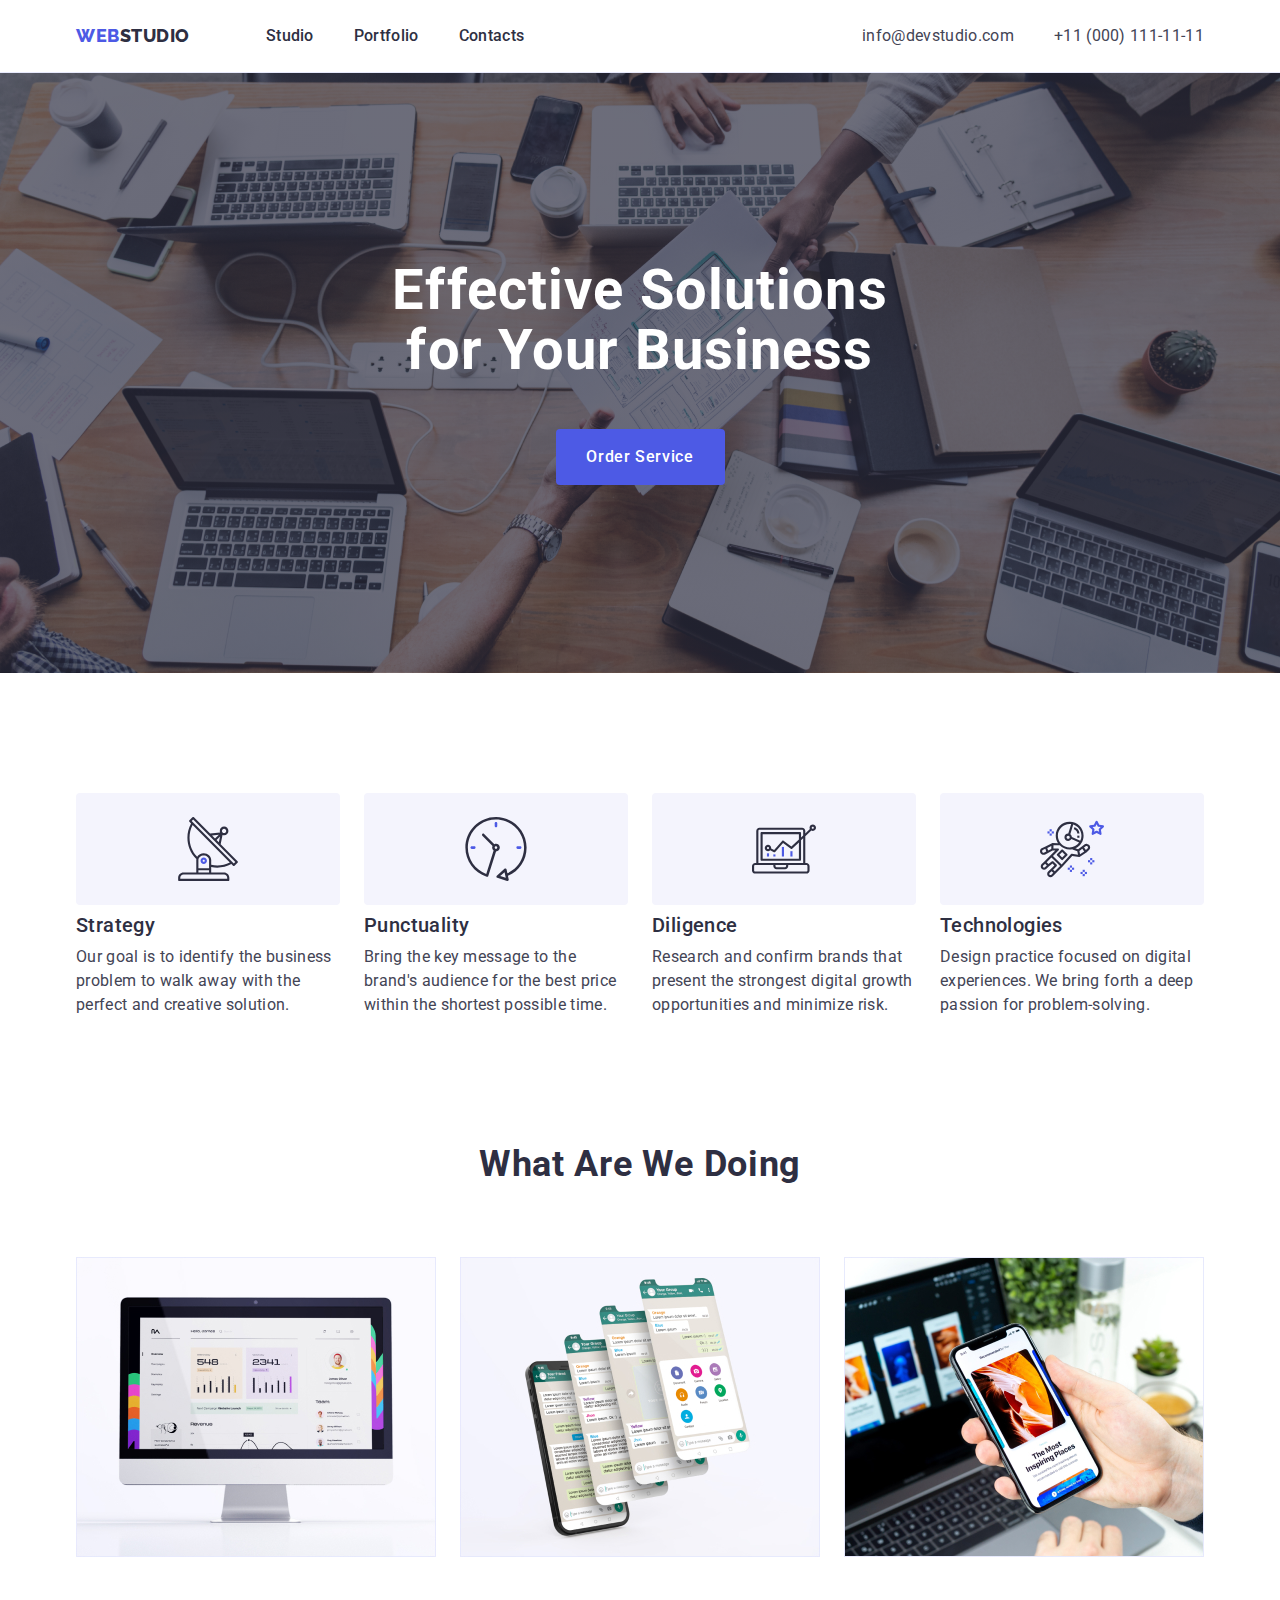
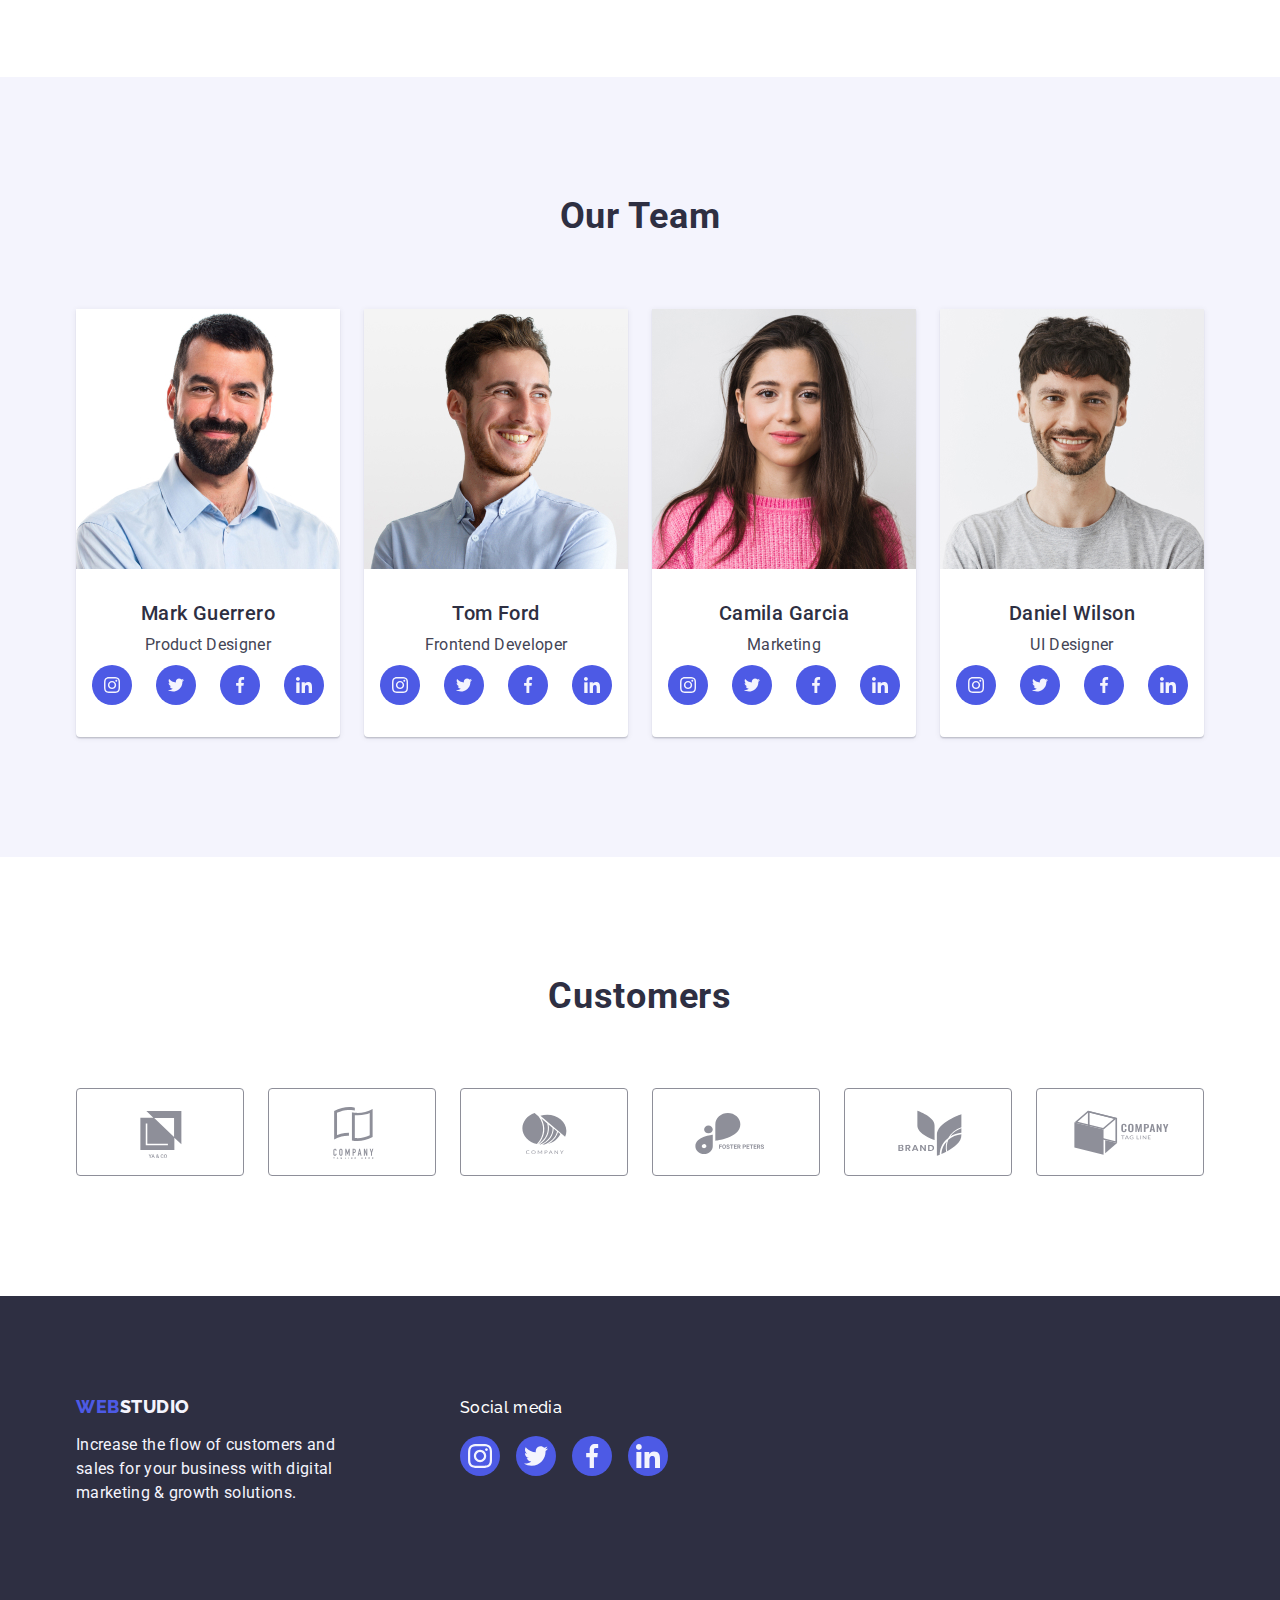
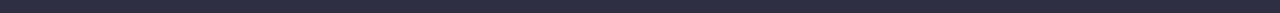
<file: index.html>
<!DOCTYPE html>
<html lang="en">

<head>
    <meta charset="UTF-8">
    <meta http-equiv="X-UA-Compatible" content="IE=edge">
    <meta name="viewport" content="width=device-width, initial-scale=1.0">
    <title>WebStudio</title>
    <link rel="preconnect" href="https://fonts.googleapis.com">
    <link rel="preconnect" href="https://fonts.gstatic.com" crossorigin>
    <link href="https://fonts.googleapis.com/css2?family=Raleway:wght@800&family=Roboto:wght@400;500;700&display=swap"
        rel="stylesheet">
    <link rel="stylesheet"
        href="https://cdnjs.cloudflare.com/ajax/libs/modern-normalize/1.1.0/modern-normalize.min.css">
    <link rel="stylesheet" href="./css/styles.css">

</head>

<body>

    <!-- header -->
    <header class="page-header">
        <div class="container page-header-container">
            <nav class="page-navigation ">
                <a href="./index.html" class="logo list link">Web<span class="logo-color">Studio</span></a>

                <ul class="menu list">
                    <li class="menu-item">
                        <a class="menu-link link" href="./index.html">Studio</a>
                    </li>
                    <li class="menu-item">
                        <a class="menu-link link" href="./portfolio.html">Portfolio</a>
                    </li>
                    <li class="menu-item">
                        <a class="menu-link link" href="">Contacts</a>
                    </li>
                </ul>
            </nav>
            <address class="adress-menu">
                <ul class="adress list ">
                    <li class="adress-list-item list">
                        <a class="contact-email-tel link" href="mailto:info@devstudio.com">info@devstudio.com </a>
                    </li>
                    <!-- добавить list -->
                    <li class="adress-list-item list">
                        <a class="contact-email-tel link" href="tel:+110001111111">+11 (000) 111-11-11</a>
                    </li>
                </ul>
            </address>
        </div>

    </header>

    <!-- primary banner -->
    <main>

        <section class="class-title ">
            <div class="container container-main-title">
                <h1 class="main-title">Effective Solutions for Your Business</h1>
                <button class="modal-open-btn" type="button">Order Service</button>
            </div>
        </section>




        <!-- section-skills -->


        <section class="section-skills ">
            <div class="container">
                <h2 hidden class="subtitle">skills</h2>
                <ul class="skills list">
                    <li class="skills-list">
                        <div class="skills-icons">
                            <svg class="skills-item-icon" aria-label="іконка інстаграму" width="64" height="64">
                                <use href="./images/icons.svg#icon-antena"> </use>
                            </svg>
                        </div>
                        <h3 class="title title-skills-team">Strategy</h3>
                        <p class="section-description">Our goal is to identify the business
                            problem to walk away with the perfect and creative solution.
                        </p>
                    </li>
                    <li class="skills-list">
                        <div class="skills-icons">
                            <svg class="skills-item-icon" aria-label="іконка інстаграму" width="64" height="64">
                                <use href="./images/icons.svg#icon-clock"> </use>
                            </svg>
                        </div>
                        <h3 class="title title-skills-team">Punctuality</h3>
                        <p class="section-description">Bring the key message to the brand's audience for the best price
                            within the shortest possible
                            time.
                        </p>
                    </li>
                    <li class="skills-list">
                        <div class="skills-icons">
                            <svg class="skills-item-icon" aria-label="іконка інстаграму" width="64" height="64">
                                <use href="./images/icons.svg#icon-diagram"> </use>
                            </svg>
                        </div>
                        <h3 class="title title-skills-team">Diligence</h3>
                        <p class="section-description">Research and confirm brands that present the strongest digital
                            growth
                            opportunities and minimize
                            risk.
                        </p>
                    </li>
                    <li class="skills-list">
                        <div class="skills-icons">
                            <svg class="skills-item-icon" aria-label="іконка інстаграму" width="64" height="64">
                                <use href="./images/icons.svg#icon-astronaut"> </use>
                            </svg>
                        </div>
                        <h3 class="title title-skills-team">Technologies</h3>
                        <p class="section-description">Design practice focused on digital experiences. We bring forth a
                            deep
                            passion for
                            problem-solving.
                        </p>
                    </li>
                </ul>
            </div>


        </section>



        <!-- our work-->

        <section class="section-work">
            <div class="container">
                <h2 class="subtitle subtitle-work-team">What are we doing</h2>
                <ul class="work list">
                    <li class="work-list">
                        <img class="work-item" src="./images/what-are-we-doing/rectangle71-2.jpg" width="360"
                            height="300" alt="tablet">
                    </li>
                    <li class="work-list">
                        <img class="work-item" src="./images/what-are-we-doing/rectangle71-1.jpg" width="360"
                            height="300" alt="mobile">
                    </li>
                    <li class="work-list">
                        <img class="work-item" src="./images/what-are-we-doing/rectangle71.jpg" width="360" height="300"
                            alt="laptop">
                    </li>
                </ul>
            </div>

        </section>

        <!-- our team -->

        <section class="section-team">
            <div class="container">
                <h2 class="subtitle subtitle-work-team">Our Team</h2>
                <ul class="team list">
                    <li class="team-list">


                        <img class="team-item" src="./images/team/mark-guerrero.jpg" width="264" height="260"
                            alt="Mark Guerrero">
                        <div class="team-info">
                            <h3 class="title team-description title-skills-team">Mark Guerrero</h3>
                            <p class="section-description team-description">Product Designer</p>
                            <ul class="team-info-icons list">
                                <li class="team-info-sociallinks-icon">
                                    <a href="" class="teamlinks-link">
                                        <svg class="teamlinks-icon" width="16" height="16" aria-label="instagram icon">
                                            <use href="./images/icons.svg#icon-instagram">
                                            </use>
                                        </svg>
                                    </a>
                                </li>
                                <li class="team-info-sociallinks-icon"><a href="" class="teamlinks-link">
                                        <svg class="teamlinks-icon" width="16" height="16" aria-label="instagram icon">
                                            <use href="./images/icons.svg#icon-twitter">
                                            </use>
                                        </svg>
                                    </a></li>
                                <li class="team-info-sociallinks-icon"><a href="" class="teamlinks-link">
                                        <svg class="teamlinks-icon" width="16" height="16" aria-label="instagram icon">
                                            <use href="./images/icons.svg#icon-facebook">
                                            </use>
                                        </svg>
                                    </a></li>
                                <li class="team-info-sociallinks-icon"><a href="" class="teamlinks-link">
                                        <svg class="teamlinks-icon" width="16" height="16" aria-label="instagram icon">
                                            <use href="./images/icons.svg#icon-linkedin">
                                            </use>
                                        </svg>
                                    </a></li>
                            </ul>
                        </div>

                    </li>
                    <li class="team-list">

                        <img class="team-item" src="./images/team/tom-ford.jpg" width="264" height="260" alt="Tom Ford">

                        <div class="team-info">
                            <h3 class="title team-description title-skills-team">Tom Ford</h3>
                            <p class="section-description team-description">Frontend Developer</p>
                            <ul class="team-info-icons list">
                                <li class="team-info-sociallinks-icon">
                                    <a href="" class="teamlinks-link">
                                        <svg class="teamlinks-icon" width="16" height="16" aria-label="instagram icon">
                                            <use href="./images/icons.svg#icon-instagram">
                                            </use>
                                        </svg>
                                    </a>
                                </li>
                                <li class="team-info-sociallinks-icon"><a href="" class="teamlinks-link">
                                        <svg class="teamlinks-icon" width="16" height="16" aria-label="instagram icon">
                                            <use href="./images/icons.svg#icon-twitter">
                                            </use>
                                        </svg>
                                    </a></li>
                                <li class="team-info-sociallinks-icon"><a href="" class="teamlinks-link">
                                        <svg class="teamlinks-icon" width="16" height="16" aria-label="instagram icon">
                                            <use href="./images/icons.svg#icon-facebook">
                                            </use>
                                        </svg>
                                    </a></li>
                                <li class="team-info-sociallinks-icon"><a href="" class="teamlinks-link">
                                        <svg class="teamlinks-icon" width="16" height="16" aria-label="instagram icon">
                                            <use href="./images/icons.svg#icon-linkedin">
                                            </use>
                                        </svg>
                                    </a></li>
                            </ul>
                        </div>
                    </li>
                    <li class="team-list">

                        <img class="team-item" src="./images/team/camila-garcia.jpg" width="264" height="260"
                            alt="Camila Garcia">
                        <div class="team-info">
                            <h3 class="title team-description title-skills-team">Camila Garcia</h3>
                            <p class="section-description team-description">Marketing</p>
                            <ul class="team-info-icons list">
                                <li class="team-info-sociallinks-icon">
                                    <a href="" class="teamlinks-link">
                                        <svg class="teamlinks-icon" width="16" height="16" aria-label="instagram icon">
                                            <use href="./images/icons.svg#icon-instagram">
                                            </use>
                                        </svg>
                                    </a>
                                </li>
                                <li class="team-info-sociallinks-icon"><a href="" class="teamlinks-link">
                                        <svg class="teamlinks-icon" width="16" height="16" aria-label="instagram icon">
                                            <use href="./images/icons.svg#icon-twitter">
                                            </use>
                                        </svg>
                                    </a></li>
                                <li class="team-info-sociallinks-icon"><a href="" class="teamlinks-link">
                                        <svg class="teamlinks-icon" width="16" height="16" aria-label="instagram icon">
                                            <use href="./images/icons.svg#icon-facebook">
                                            </use>
                                        </svg>
                                    </a></li>
                                <li class="team-info-sociallinks-icon"><a href="" class="teamlinks-link">
                                        <svg class="teamlinks-icon" width="16" height="16" aria-label="instagram icon">
                                            <use href="./images/icons.svg#icon-linkedin">
                                            </use>
                                        </svg>
                                    </a></li>
                            </ul>
                        </div>
                    </li>
                    <li class="team-list">

                        <img class="team-item" src="./images/team/daniel-wilson.jpg" width="264" height="260"
                            alt="Daniel Wilson">
                        <div class="team-info">
                            <h3 class="title team-description title-skills-team">Daniel Wilson</h3>
                            <p class="section-description team-description">UI Designer</p>
                            <ul class="team-info-icons list">
                                <li class="team-info-sociallinks-icon">
                                    <a href="" class="teamlinks-link">
                                        <svg class="teamlinks-icon" width="16" height="16" aria-label="instagram icon">
                                            <use href="./images/icons.svg#icon-instagram">
                                            </use>
                                        </svg>
                                    </a>
                                </li>
                                <li class="team-info-sociallinks-icon"><a href="" class="teamlinks-link">
                                        <svg class="teamlinks-icon" width="16" height="16" aria-label="instagram icon">
                                            <use href="./images/icons.svg#icon-twitter">
                                            </use>
                                        </svg>
                                    </a></li>
                                <li class="team-info-sociallinks-icon"><a href="" class="teamlinks-link">
                                        <svg class="teamlinks-icon" width="16" height="16" aria-label="instagram icon">
                                            <use href="./images/icons.svg#icon-facebook">
                                            </use>
                                        </svg>
                                    </a></li>
                                <li class="team-info-sociallinks-icon"><a href="" class="teamlinks-link">
                                        <svg class="teamlinks-icon" width="16" height="16" aria-label="instagram icon">
                                            <use href="./images/icons.svg#icon-linkedin">
                                            </use>
                                        </svg>
                                    </a></li>
                            </ul>
                        </div>
                    </li>
                </ul>
            </div>

        </section>
        <!-- --------CUSTOMERS---------- -->
        <section class="section-customers">
            <div class="container">
                <h2 class="subtitle subtitle-customers">Customers</h2>
                <ul class="customers list">
                    <li class="customers-list">
                        <a href="" class="customers-link">
                            <svg class="customers-icon" width="104" height="56" aria-label="YA&CO">
                                <use href="./images/icons.svg#icon-Logo-yaco">
                                </use>
                            </svg>
                        </a>
                    </li>
                    <li class="customers-list">
                        <a href="" class="customers-link">
                            <svg class="customers-icon" width="104" height="56" aria-label="YA&CO">
                                <use href="./images/icons.svg#icon-Logo-tagline-here">
                                </use>
                            </svg>
                        </a>
                    </li>
                    <li class="customers-list">
                        <a href="" class="customers-link">
                            <svg class="customers-icon" width="104" height="56" aria-label="YA&CO">
                                <use href="./images/icons.svg#icon-Logo-company">
                                </use>
                            </svg>
                        </a>
                    </li>
                    <li class="customers-list">
                        <a href="" class="customers-link">
                            <svg class="customers-icon" width="104" height="56" aria-label="YA&CO">
                                <use href="./images/icons.svg#icon-Logo-foster">
                                </use>
                            </svg>
                        </a>
                    </li>
                    <li class="customers-list">
                        <a href="" class="customers-link">
                            <svg class="customers-icon" width="104" height="56" aria-label="YA&CO">
                                <use href="./images/icons.svg#icon-Logo-brand">
                                </use>
                            </svg>
                        </a>
                    </li>
                    <li class="customers-list">
                        <a href="" class="customers-link">
                            <svg class="customers-icon" width="104" height="56" aria-label="YA&CO">
                                <use href="./images/icons.svg#icon-Logo-tagline">
                                </use>
                            </svg>
                        </a>
                    </li>
                </ul>
            </div>

        </section>


    </main>

    <!-- footer -->
    <footer class="footer">
        <div class="container footer-container ">
            <div class="footer-container-logo ">
                <a href="./index.html" class="logo-footer list link">Web<span
                        class="logo-color-footer">Studio</span></a>
                <p class="section-description footer-text-color">
                    Increase the flow of customers and sales for your business with digital marketing & growth
                    solutions.


                </p>
            </div>
            <div class="footer-social-links">
                <p class="footer-text">Social media</p>
                <ul class="footer-icons list">
                    <li class="footer-icons-links">
                        <a href="" class="footer-social-link">
                            <svg class="social-links-icon" width="24" height="24" aria-label="instagram icon">
                                <use href="./images/icons.svg#icon-instagram">
                                </use>
                            </svg>
                        </a>
                    </li>
                    <li class="footer-icons-links">
                        <a href="" class="footer-social-link">
                            <svg class="social-links-icon" width="24" height="24" aria-label="instagram icon">
                                <use href="./images/icons.svg#icon-twitter">
                                </use>
                            </svg>
                        </a>
                    </li>
                    <li class="footer-icons-links">
                        <a href="" class="footer-social-link">
                            <svg class="social-links-icon" width="24" height="24" aria-label="instagram icon">
                                <use href="./images/icons.svg#icon-facebook">
                                </use>
                            </svg>
                        </a>
                    </li>
                    <li class="footer-icons-links">
                        <a href="" class="footer-social-link">
                            <svg class="social-links-icon" width="24" height="24" aria-label="instagram icon">
                                <use href="./images/icons.svg#icon-linkedin">
                                </use>
                            </svg>
                        </a>
                    </li>
                </ul>
            </div>

        </div>

    </footer>
</body>

</html>
</file>
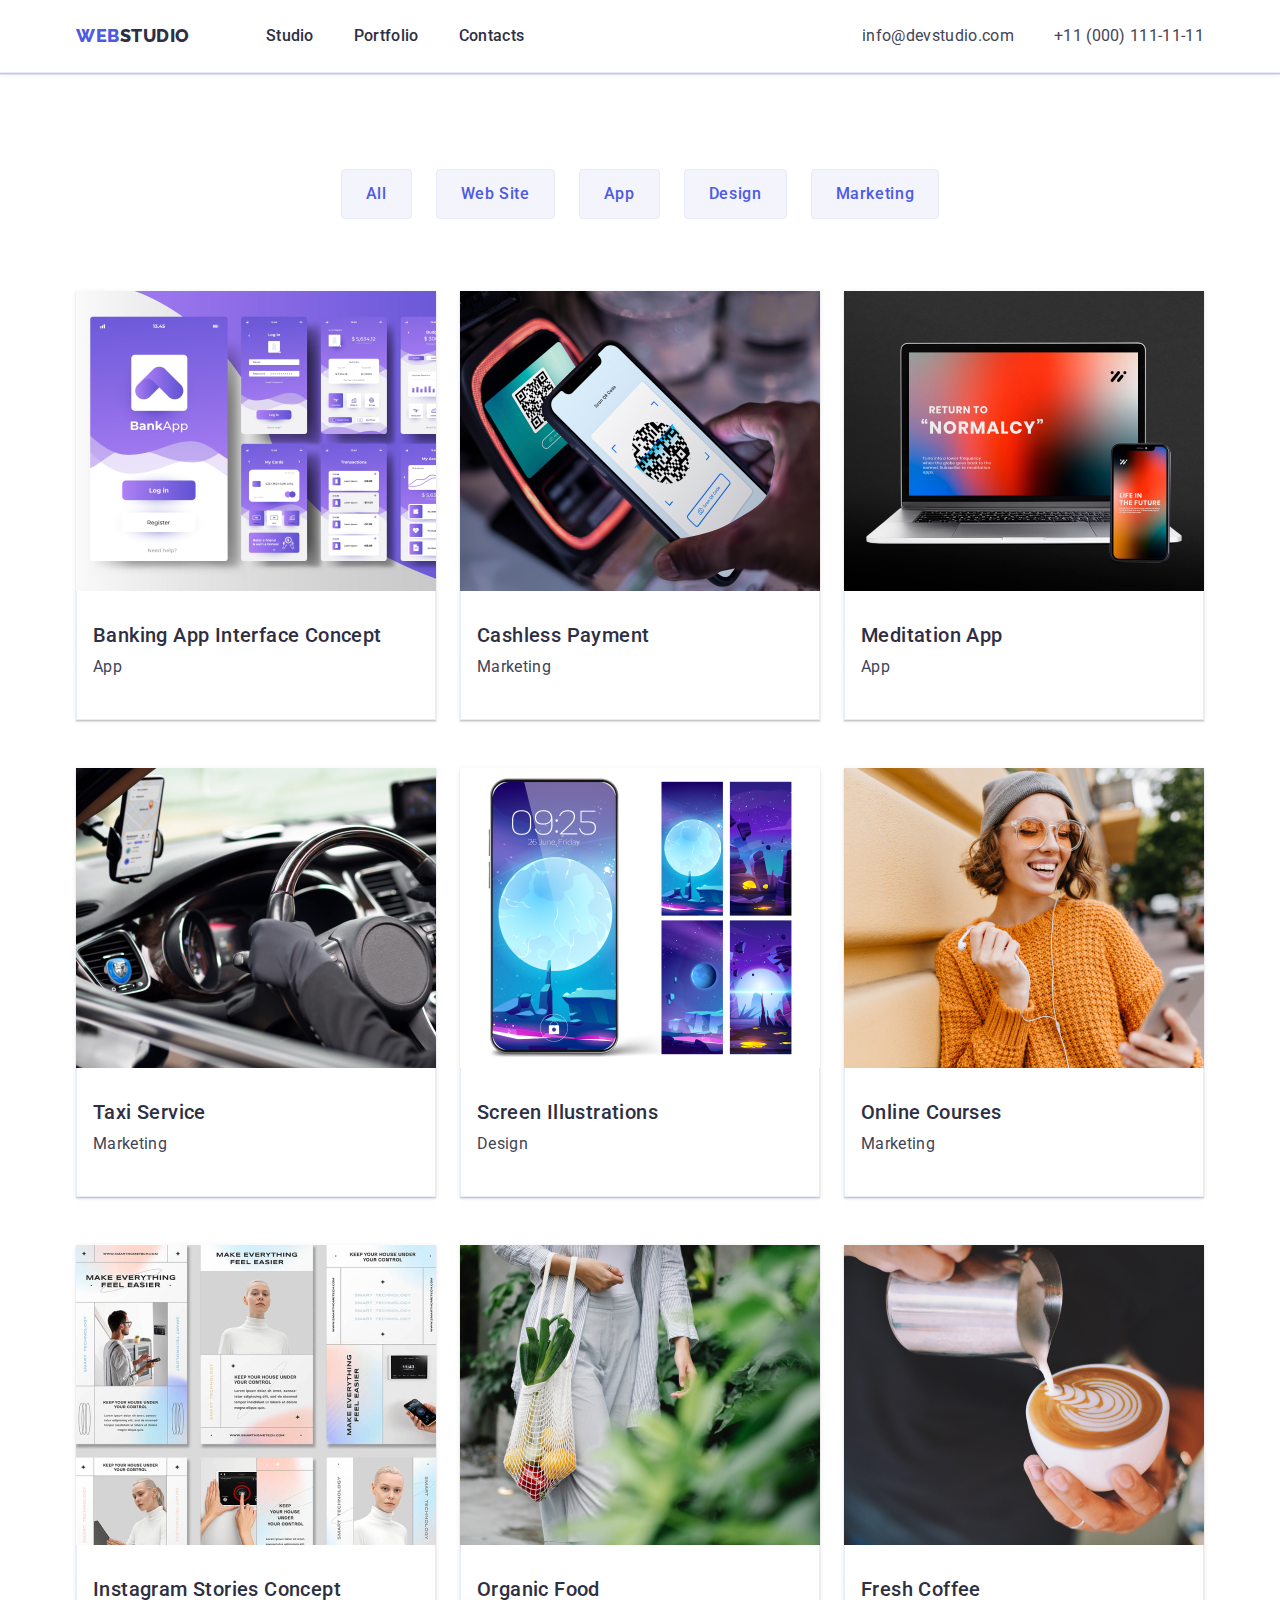
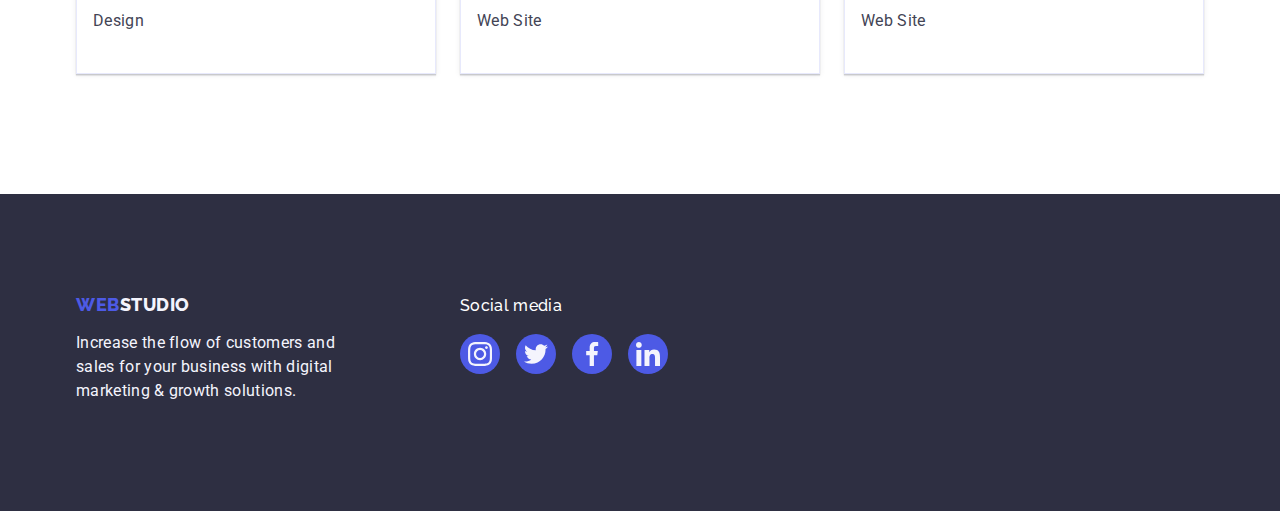
<file: portfolio.html>
<!DOCTYPE html>
<html lang="en">

<head>
    <meta charset="UTF-8">
    <meta http-equiv="X-UA-Compatible" content="IE=edge">
    <meta name="viewport" content="width=device-width, initial-scale=1.0">
    <title>Document</title>
    <link rel="preconnect" href="https://fonts.googleapis.com">
    <link rel="preconnect" href="https://fonts.gstatic.com" crossorigin>
    <link href="https://fonts.googleapis.com/css2?family=Raleway:wght@800&family=Roboto:wght@400;500;700&display=swap"
        rel="stylesheet">
    <link rel="stylesheet"
        href="https://cdnjs.cloudflare.com/ajax/libs/modern-normalize/1.1.0/modern-normalize.min.css">
    <link rel="stylesheet" href="./css/styles.css">
</head>

<body>

    <!-- header -->

    <header class="page-header">
        <div class="container page-header-container">
            <nav class="page-navigation ">
                <a href="./index.html" class="logo list link">Web<span class="logo-color">Studio</span></a>

                <ul class="menu list">
                    <li class="menu-item">
                        <a class="menu-link link" href="./index.html">Studio</a>
                    </li>
                    <li class="menu-item">
                        <a class="menu-link link" href="./portfolio.html">Portfolio</a>
                    </li>
                    <li class="menu-item">
                        <a class="menu-link link" href="">Contacts</a>
                    </li>
                </ul>
            </nav>
            <address class="adress-menu">
                <ul class="adress list ">
                    <li class="adress-list-item list">
                        <a class="contact-email-tel link" href="mailto:info@devstudio.com">info@devstudio.com </a>
                    </li>
                    <!-- добавить list -->
                    <li class="adress-list-item list">
                        <a class="contact-email-tel link" href="tel:+110001111111">+11 (000) 111-11-11</a>
                    </li>
                </ul>
            </address>
        </div>

    </header>

    <!-- main -->
    <main>
        <!-- section  -->
        <section class="portfolio-section">
            <div class="container">
                <h1 class="portfolio-main-title" hidden>portfolio-filter</h1>
                <!-- list one buttons -->
                <ul class="portfolio-btn list">
                    <li><button class="portfolio-btn-item" type="button">All</button></li>
                    <li><button class="portfolio-btn-item" type="button">Web Site</button></li>
                    <li><button class="portfolio-btn-item" type="button">App</button></li>
                    <li><button class="portfolio-btn-item" type="button">Design</button></li>
                    <li><button class="portfolio-btn-item" type="button">Marketing</button></li>
                </ul>

                <!-- list two -->
                <ul class="portfolio-list-two list">
                    <li class="portfolio-item-list">
                        <a href="" class="portfolio-item link"> <img src="./images/portfolio/imgbanking.jpg"
                                alt=" banking app interface">
                            <div class="app-name-container">
                                <h2 class="title title-skills-team">Banking App Interface Concept</h2>
                                <p class="section-description">App</p>
                            </div>
                        </a>
                    </li>

                    <li class="portfolio-item-list"><a href="" class="portfolio-item link"> <img
                                src="./images/portfolio/imgcash.jpg" alt="cashless terminal and phone">
                            <div class="app-name-container">
                                <h2 class="title title-skills-team">Cashless Payment</h2>
                                <p class="section-description">Marketing</p>
                            </div>
                        </a>

                    </li>

                    <li class="portfolio-item-list"><a href="" class="portfolio-item link"> <img
                                src="./images/portfolio/imgapp.jpg" alt="laptop and phone">
                            <div class="app-name-container">
                                <h2 class="title title-skills-team">Meditation App</h2>
                                <p class="section-description">App</p>
                            </div>
                        </a>
                    </li>
                    <!-- </ul> -->
                    <!-- list three -->
                    <!-- <ul class="portfolio-list-three list"> -->
                    <li class="portfolio-item-list"><a href="" class="portfolio-item link"> <img
                                src="./images/portfolio/imgtaxi.jpg" alt="car with driver">
                            <div class="app-name-container">
                                <h2 class="title title-skills-team">Taxi Service</h2>
                                <p class="section-description">Marketing</p>
                            </div>
                        </a>
                    </li>

                    <li class="portfolio-item-list"><a href="" class="portfolio-item link"> <img
                                src="./images/portfolio/imgscreen.jpg" alt="phone and screenshots">
                            <div class="app-name-container">
                                <h2 class="title title-skills-team">Screen Illustrations</h2>
                                <p class="section-description">Design</p>
                            </div>
                        </a>

                    </li>

                    <li class="portfolio-item-list"><a href="" class="portfolio-item link"> <img
                                src="./images/portfolio/imgonline.jpg" alt="girl with phone">
                            <div class="app-name-container">
                                <h2 class="title title-skills-team">Online Courses</h2>
                                <p class="section-description">Marketing</p>
                            </div>
                        </a>
                    </li>
                    <!-- list four -->
                    <li class="portfolio-item-list"><a href="" class="portfolio-item link"> <img
                                src="./images/portfolio/imginstagram.jpg" alt="design app">
                            <div class="app-name-container">
                                <h2 class="title title-skills-team">Instagram Stories Concept</h2>
                                <p class="section-description">Design</p>
                            </div>
                        </a>
                    </li>

                    <li class="portfolio-item-list"><a href="" class="portfolio-item link"> <img
                                src="./images/portfolio/imgorganic.jpg" alt="women with food">
                            <div class="app-name-container">
                                <h2 class="title title-skills-team">Organic Food</h2>
                                <p class="section-description">Web Site</p>
                            </div>
                        </a>

                    </li>

                    <li class="portfolio-item-list"><a href="" class="portfolio-item link"> <img
                                src="./images/portfolio/imgcoffe.jpg" alt="coffe">
                            <div class="app-name-container">
                                <h2 class="title title-skills-team">Fresh Coffee</h2>
                                <p class="section-description">Web Site</p>
                            </div>
                        </a>
                    </li>
                </ul>
            </div>

        </section>
    </main>

    <!-- footer -->
    <footer class="footer">
        <div class="container footer-container ">
            <div class="footer-container-logo ">
                <a href="./index.html" class="logo-footer list link">Web<span
                        class="logo-color-footer">Studio</span></a>
                <p class="section-description footer-text-color">
                    Increase the flow of customers and sales for your business with digital marketing & growth
                    solutions.


                </p>
            </div>
            <div class="footer-social-links">
                <p class="footer-text">Social media</p>
                <ul class="footer-icons list">
                    <li class="footer-icons-links">
                        <a href="" class="footer-social-link">
                            <svg class="social-links-icon" width="24" height="24" aria-label="instagram icon">
                                <use href="./images/icons.svg#icon-instagram">
                                </use>
                            </svg>
                        </a>
                    </li>
                    <li class="footer-icons-links">
                        <a href="" class="footer-social-link">
                            <svg class="social-links-icon" width="24" height="24" aria-label="instagram icon">
                                <use href="./images/icons.svg#icon-twitter">
                                </use>
                            </svg>
                        </a>
                    </li>
                    <li class="footer-icons-links">
                        <a href="" class="footer-social-link">
                            <svg class="social-links-icon" width="24" height="24" aria-label="instagram icon">
                                <use href="./images/icons.svg#icon-facebook">
                                </use>
                            </svg>
                        </a>
                    </li>
                    <li class="footer-icons-links">
                        <a href="" class="footer-social-link">
                            <svg class="social-links-icon" width="24" height="24" aria-label="instagram icon">
                                <use href="./images/icons.svg#icon-linkedin">
                                </use>
                            </svg>
                        </a>
                    </li>
                </ul>
            </div>

        </div>

    </footer>
</body>




</html>
</file>
<file: css/styles.css>
:root {
  --main-font-family: 'Roboto', sans-serif;
  --secondary-font-family-family: 'Raleway', sans-serif;
  --primary-text-color-theme-dark: #ffffff;
  --primary-text-color-theme-light: #4d5ae5;
  --secondary-text-color-theme-dark: #9da4bd;
  --secondary-text-color-theme-light: #555555;
  --accent-color: #404bbf;
}

body {
  font-family: 'Roboto', sans-serif;
  font-style: normal;
  color: #434455;
  background-color: #ffffff;
}

.container {
  width: 1158px;
  margin-left: auto;
  margin-right: auto;
  padding-left: 15px;
  padding-right: 15px;
}

h1,
h2,
h3,
h4,
p {
  margin-top: 0;
  margin-bottom: 0;
}

ul,
ol {
  margin-top: 0;
  margin-bottom: 0;
  padding-left: 0;
}

img {
  display: block;
}

.list {
  list-style: none;
}
.link {
  text-decoration: none;
}
/* HEADER */
.page-header {
  display: flex;
  align-items: center;
  padding: 24px 0;
  box-shadow: 0px 2px 1px rgba(46, 47, 66, 0.08),
    0px 1px 1px rgba(46, 47, 66, 0.16), 0px 1px 6px rgba(46, 47, 66, 0.08);

  border-bottom: 1px solid #e7e9fc;
}

.page-header-container {
  display: flex;
  align-items: center;
  justify-content: space-between;
}
.page-navigation {
  display: flex;
  align-items: center;
}

.logo {
  font-family: var(--secondary-font-family-family);
  font-weight: 800;
  font-size: 18px;
  line-height: 1.17;
  align-items: center;
  letter-spacing: 0.03em;
  text-transform: uppercase;
  color: #4d5ae5;
  margin-right: 76px;
}

.logo-color {
  color: #2e2f42;
}

.logo:hover,
.logo:focus {
  color: var(--accent-color);
}
/*---------------------------------- MENU */
.menu {
  display: flex;
  gap: 40px;
}

.menu-link {
  font-weight: 500;
  font-size: 16px;
  line-height: 1.5;
  letter-spacing: 0.02em;
  color: #2e2f42;
  padding: 24px 0;
}
.menu-link:hover,
.menu-link:focus {
  color: var(--accent-color);
}

/* --------------------------------adress */
.adress-menu {
  font-style: normal;
}
.adress {
  display: flex;
  align-items: center;
  /* column-gap: 40px; */
  gap: 40px;
}
.contact-email-tel {
  font-weight: 400;
  font-size: 16px;
  line-height: 1.5;
  letter-spacing: 0.02em;
  color: #434455;
  /* font-style: normal; */
}
.contact-email-tel:hover,
.contact-email-tel:focus {
  color: var(--accent-color);
}

/*--------------- main -------------*/

/* ---------------HERO------------ */
.class-title {
  max-width: 1440px;
  background-color: rgb(46, 47, 66);
  padding: 188px 0;
  background-image: linear-gradient(
      rgba(46, 47, 66, 0.7),
      rgba(46, 47, 66, 0.7)
    ),
    url('../images/hero.jpg');
  background-repeat: no-repeat;
  background-position: center;
  background-size: cover;
}

.main-title {
  font-weight: 700;
  font-size: 56px;
  line-height: 1.07;
  text-align: center;
  letter-spacing: 0.02em;
  color: #ffffff;
  max-width: 496px;
  margin: auto;
}

/* BTN */

button {
  cursor: pointer;
}

.modal-open-btn {
  font-weight: 500;
  font-size: 16px;
  line-height: 1.5;
  display: block;
  align-items: center;
  letter-spacing: 0.04em;
  color: #ffffff;
  flex: none;
  order: 0;
  flex-grow: 0;
  background: #4d5ae5;
  font-family: var(--main-font-family);
  min-width: 169px;
  height: 56px;
  border: none;
  border-radius: 4px;
  margin-top: 48px;
  margin-left: auto;
  margin-right: auto;
}

.modal-open-btn:hover,
.modal-open-btn:focus {
  color: #ffffff;
  background: #404bbf;
}

/* skills */
.section-skills {
  padding: 120px 0;
}
.skills {
  display: flex;
  gap: 24px;
}
.skills-list {
  width: calc((100% - 72px) / 4);
}
.skills-icons {
  display: flex;
  align-items: center;
  justify-content: center;
  height: 112px;
  background-color: #f4f4fd;
  border-radius: 4px;
  margin-bottom: 8px;
}

.subtitle {
  font-weight: 700;
  font-size: 36px;
  line-height: 1.11;
  text-align: center;
  letter-spacing: 0.02em;
  text-transform: capitalize;
  color: #2e2f42;
}
.title-skills-team {
  margin-bottom: 8px;
}
/*--------------------------- SECTION WORK */
.section-work {
  padding-bottom: 120px;
}
.subtitle-work-team {
  margin-bottom: 72px;
}
.work {
  display: flex;
  gap: 24px;
}
.work-list {
  width: calc((100% - 48px) / 3);
}
/* ------------------------------TITLE */
.title {
  font-weight: 500;
  font-size: 20px;
  line-height: 1.2;
  /* identical to box height, or 120% */
  letter-spacing: 0.02em;
  color: #2e2f42;
}

.section-description {
  font-weight: 400;
  font-size: 16px;
  line-height: 1.5;
  /* or 150% */
  letter-spacing: 0.02em;
  /* SLATE */
  color: #434455;
  margin-bottom: 8px;
}
/* ------------------SECTION TEAM */
.section-team {
  background-color: #f4f4fd;
  padding: 120px 0;
}
.team {
  display: flex;
  gap: 24px;
}
.team-info {
  padding: 32px 0;
}
.team-list {
  background-color: #ffffff;
  width: calc((100% - 72px) / 4);
  border-radius: 0px 0px 4px 4px;
  box-shadow: 0px 1px 6px rgba(46, 47, 66, 0.08),
    0px 1px 1px rgba(46, 47, 66, 0.16), 0px 2px 1px rgba(46, 47, 66, 0.08);
}
.team-description {
  text-align: center;
  letter-spacing: 0.02em;
}
.team-info-icons {
  display: flex;
  justify-content: center;
  gap: 24px;
}
.team-info-sociallinks-icon {
  width: 40px;
  height: 40px;
}
.teamlinks-link {
  display: flex;
  align-items: center;
  justify-content: center;
  width: 100%;
  height: 100%;
  background-color: #4d5ae5;
  border-radius: 50%;
}
.teamlinks-link:hover,
.teamlinks-link:focus {
  background-color: #404bbf;
}
.teamlinks-icon {
  fill: #f4f4fd;
}

/* ----------------CUSTOMERS----------- */
.section-customers {
  padding: 120px 0;
}

.subtitle-customers {
  margin-bottom: 72px;
  line-height: 1.1;
}
.customers {
  display: flex;
  gap: 24px;
}
.customers-list {
  width: calc((100% - 120px) / 6);
  height: 88px;
}
.customers-link {
  height: 100%;
  width: 100%;
  border: 1px solid #8e8f99;
  border-radius: 4px;
  display: flex;
  align-items: center;
  justify-content: center;
  color: #8e8f99;
}
.customers-link:hover,
.customers-link:focus {
  color: #404bbf;
  border-color: #404bbf;
}
.customers-icon {
  fill: currentColor;
}
/* footer */

footer {
  font-family: var(--secondary-font-family-family);
  background-color: #2e2f42;
  padding: 100px 0;
  /* display: flex; */
}
.footer-container {
  /* width: 264px; */
  display: flex;
  align-items: baseline;
}
.footer-container-logo {
  margin-right: 120px;
}
.footer-text {
  font-weight: 500;
  font-size: 16px;
  line-height: 1.5;
  letter-spacing: 0.02em;
  color: #ffffff;
  margin-bottom: 16px;
}
.footer-icons {
  display: flex;
  gap: 16px;
}

.footer-icons-links {
  height: 40px;
  width: 40px;
}
.footer-social-link:hover,
.footer-social-link:focus {
  background-color: #31d0aa;
}
.footer-social-link {
  height: 100%;
  width: 100%;
  background-color: #4d5ae5;
  border-radius: 50%;
  align-items: center;
  justify-content: center;
  display: flex;
}

.social-links-icon {
  width: 24px;
  height: 24px;
  fill: #f4f4fd;
}
.logo-footer {
  font-weight: 800;
  font-size: 18px;
  line-height: 1.17;
  align-items: center;
  letter-spacing: 0.03em;
  text-transform: uppercase;
  color: #4d5ae5;
  display: inline-block;
  margin-bottom: 16px;
}

.logo-footer:hover,
.logo-footer:focus {
  color: var(--accent-color);
}
.logo-color-footer {
  color: #f4f4fd;
}
.footer-text-color {
  color: #f4f4fd;
  width: 264px;
  font-family: var(--main-font-family);
}

/* portfolio */
.portfolio-section {
  padding: 96px 0 120px;
}
.portfolio-btn {
  display: flex;
  justify-content: center;
  gap: 24px;
  margin-bottom: 72px;
}
.portfolio-list-two {
  display: flex;
  flex-wrap: wrap;
  column-gap: 24px;
  row-gap: 48px;
}
.portfolio-btn-item {
  padding: 12px 24px;
  border: 1px solid #e7e9fc;
  border-radius: 4px;
  font-family: var(--main-font-family);
  font-weight: 500;
  font-size: 16px;
  line-height: 1.5;
  display: flex;
  align-items: center;
  text-align: center;
  letter-spacing: 0.04em;
  background: #f4f4fd;
  color: #4d5ae5;
}

.portfolio-btn-item:hover,
.portfolio-btn-item:focus {
  color: #ffffff;
  background: #404bbf;
  border: 1px solid transparent;
  box-shadow: 0px 3px 1px rgba(0, 0, 0, 0.1), 0px 2px 1px rgba(0, 0, 0, 0.08),
    0px 2px 2px rgba(0, 0, 0, 0.12);
}
.-list {
  width: calc((100% - 48px) / 3);
}
.app-name-container {
  padding: 32px 16px;
  border: 1px solid #e7e9fc;
  border-top: none;
}
.portfolio-item {
  display: block;
  box-shadow: 0px 1px 6px rgba(46, 47, 66, 0.08),
    0px 1px 1px rgba(46, 47, 66, 0.16), 0px 2px 1px rgba(46, 47, 66, 0.08);
}
.portfolio-item:hover,
.portfolio-item:focus {
  box-shadow: 0px 1px 6px rgba(46, 47, 66, 0.08),
    0px 1px 1px rgba(46, 47, 66, 0.16), 0px 2px 1px rgba(46, 47, 66, 0.08);
}
</file>
